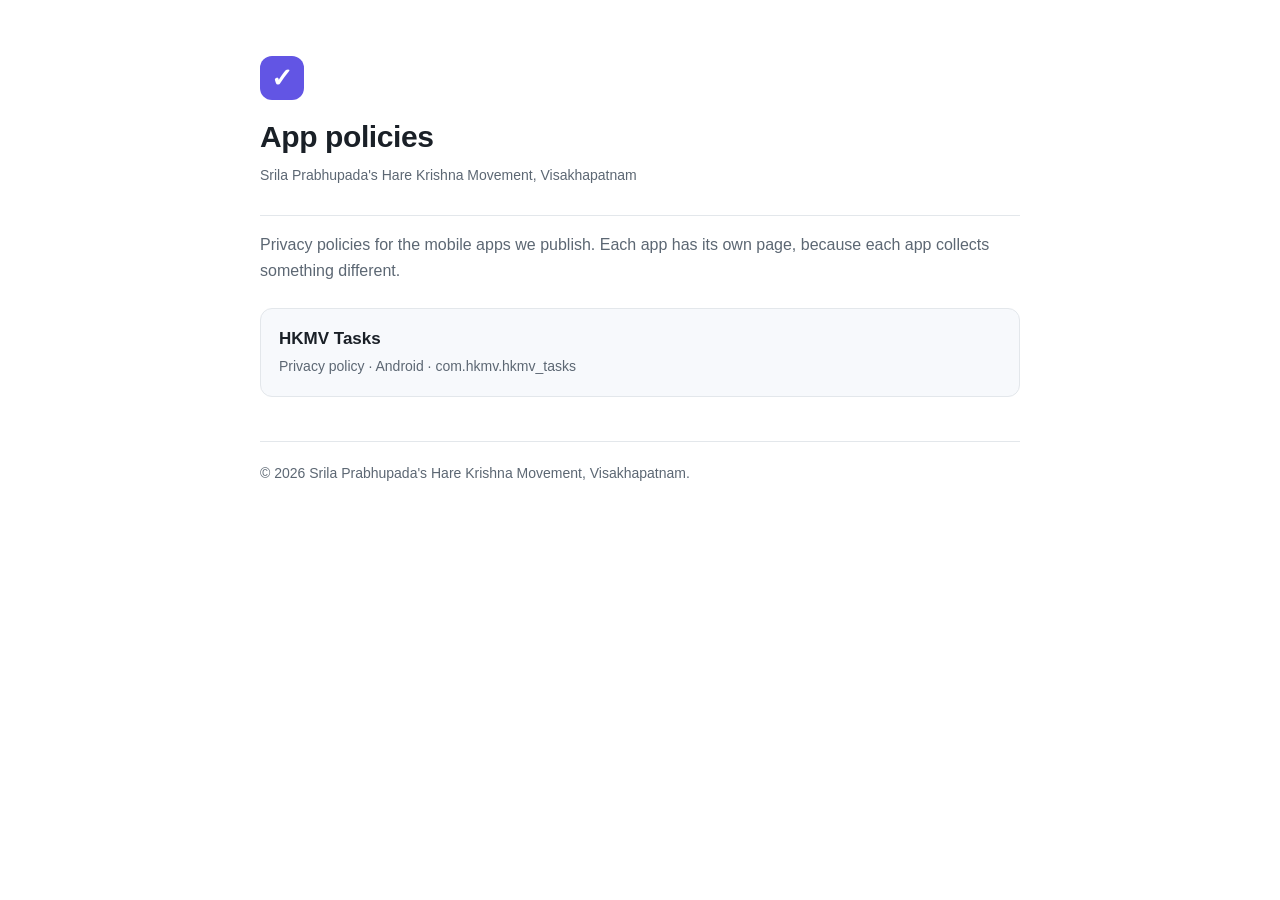
<file: index.html>
<!doctype html>
<html lang="en">
<head>
<meta charset="utf-8">
<meta name="viewport" content="width=device-width, initial-scale=1">
<title>App policies — HKM Vizag</title>
<meta name="description" content="Privacy policies for the mobile apps published by Srila Prabhupada's Hare Krishna Movement, Visakhapatnam.">
<link rel="stylesheet" href="assets/style.css">
</head>
<body>
<main>

<header>
  <div class="mark" aria-hidden="true">&check;</div>
  <h1>App policies</h1>
  <p class="updated">Srila Prabhupada's Hare Krishna Movement, Visakhapatnam</p>
</header>

<p class="lede">Privacy policies for the mobile apps we publish. Each app has
its own page, because each app collects something different.</p>

<ul class="apps">
  <li>
    <a href="app/hkmv-task/privacy-policy/">
      <strong>HKMV Tasks</strong>
      <span>Privacy policy · Android · com.hkmv.hkmv_tasks</span>
    </a>
  </li>
</ul>

<footer>
  © 2026 Srila Prabhupada's Hare Krishna Movement, Visakhapatnam.
</footer>

</main>
</body>
</html>
</file>
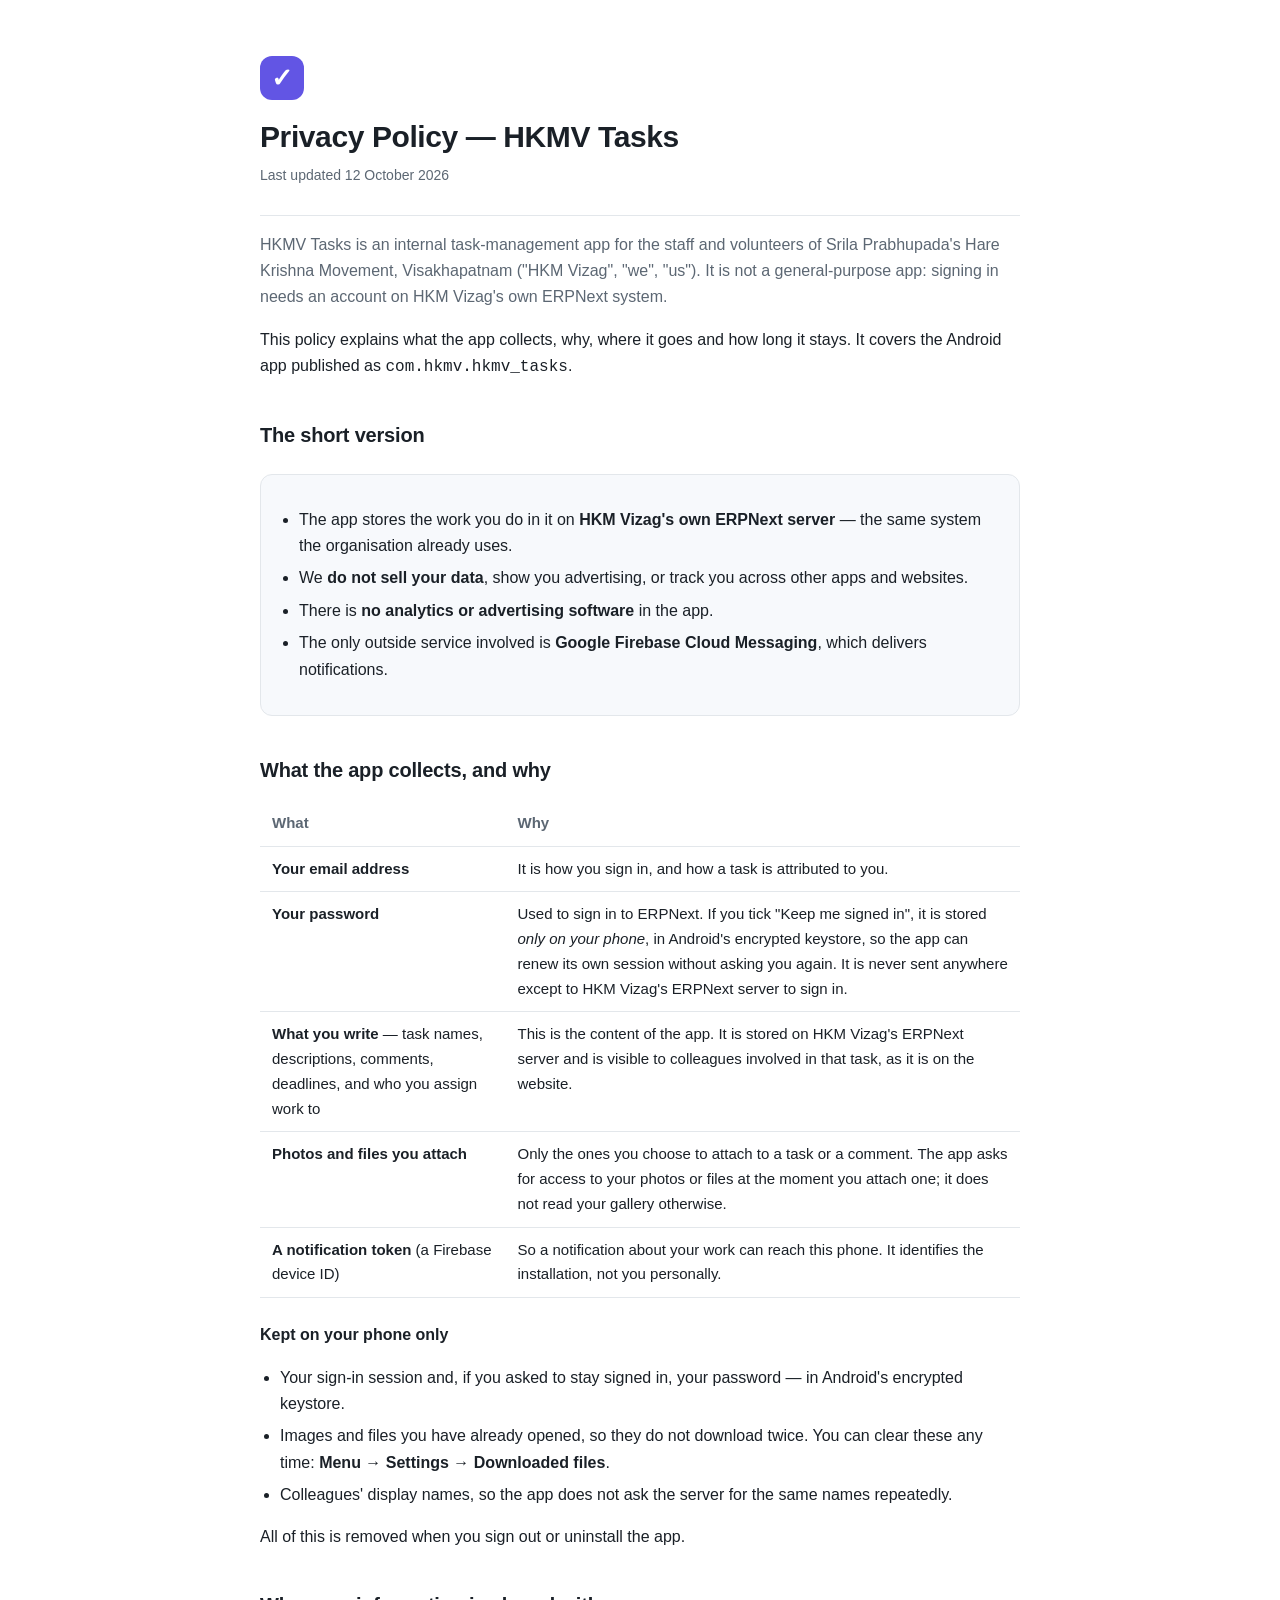
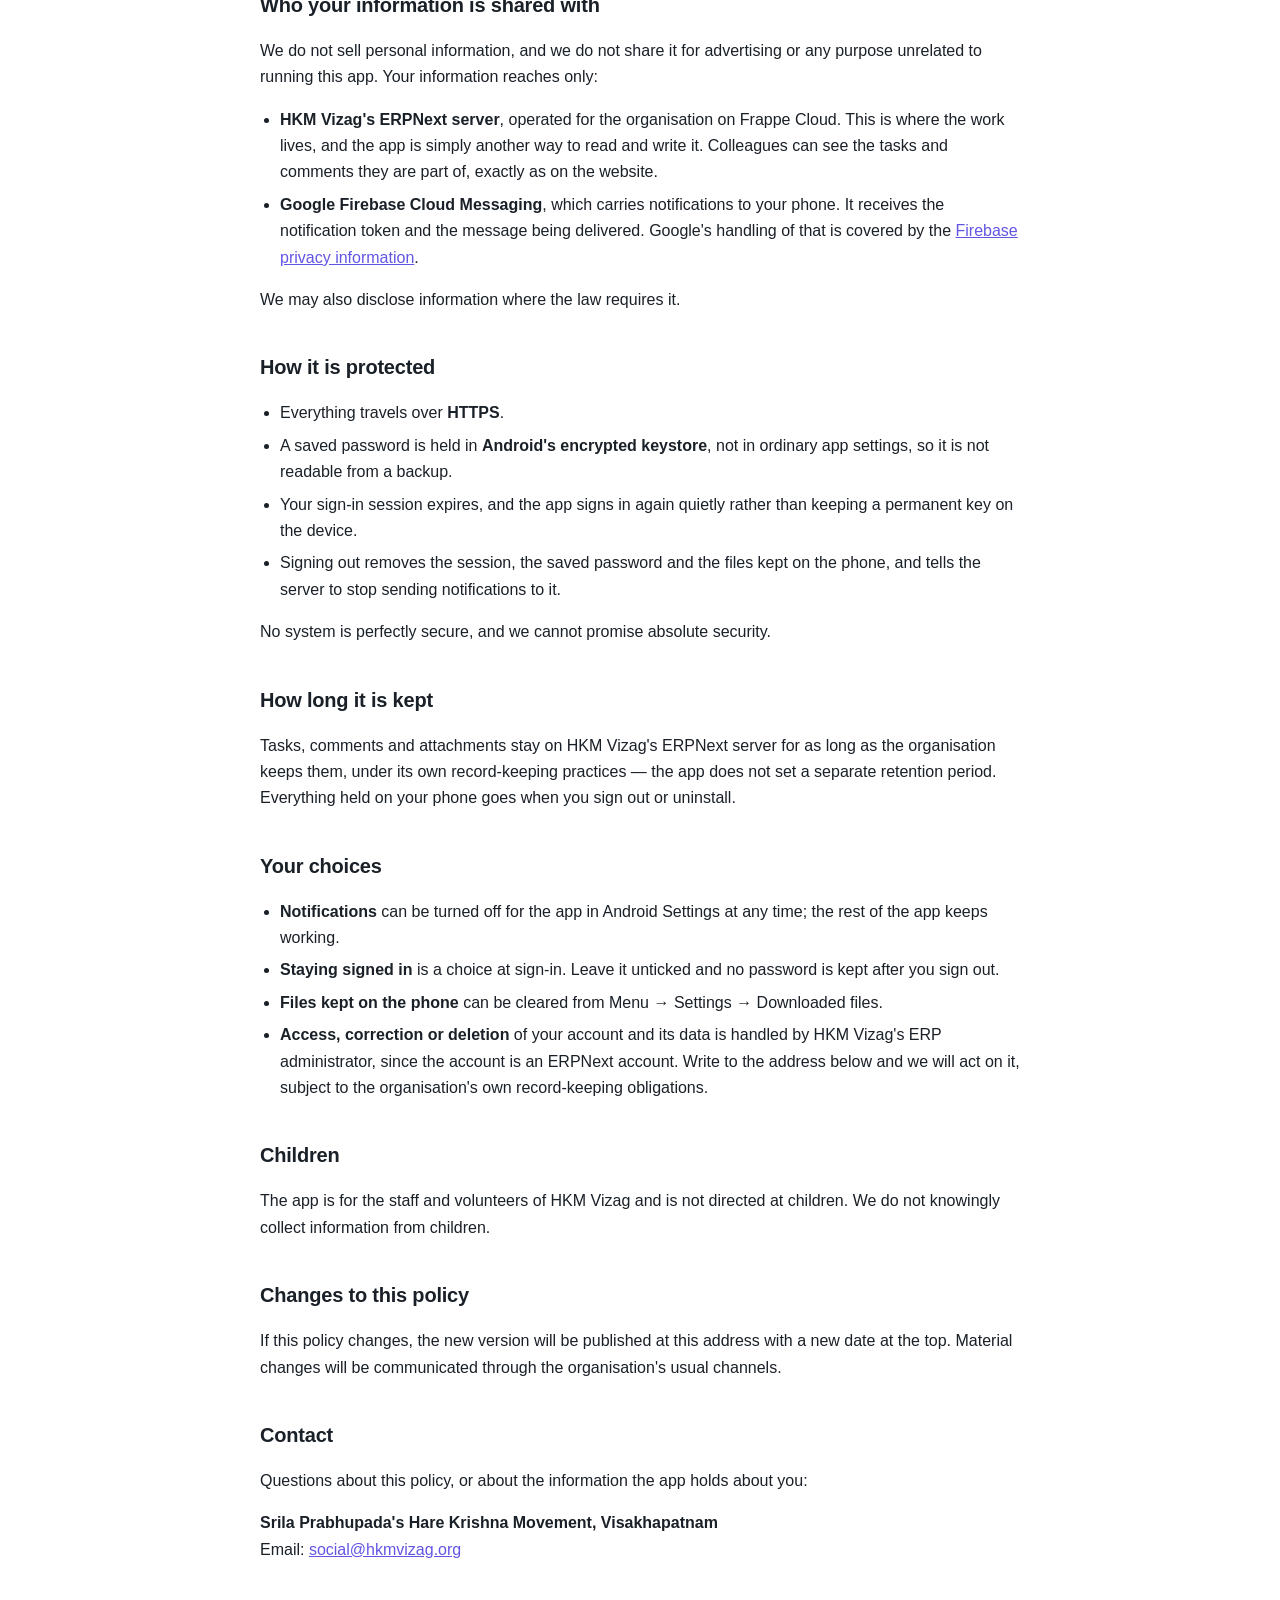
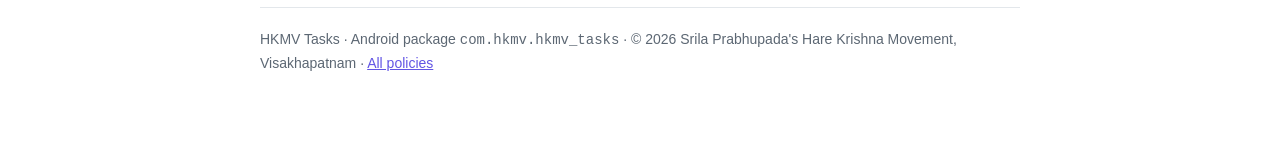
<file: app/hkmv-task/privacy-policy/index.html>
<!doctype html>
<html lang="en">
<head>
<meta charset="utf-8">
<meta name="viewport" content="width=device-width, initial-scale=1">
<title>Privacy Policy — HKMV Tasks</title>
<meta name="description" content="Privacy policy for the HKMV Tasks Android app, used by the staff and volunteers of Srila Prabhupada's Hare Krishna Movement, Visakhapatnam.">
<link rel="stylesheet" href="../../../assets/style.css">
</head>
<body>
<main>

<header>
  <div class="mark" aria-hidden="true">&check;</div>
  <h1>Privacy Policy — HKMV Tasks</h1>
  <p class="updated">Last updated 12 October 2026</p>
</header>

<p class="lede">HKMV Tasks is an internal task-management app for the staff and
volunteers of Srila Prabhupada's Hare Krishna Movement, Visakhapatnam
("HKM Vizag", "we", "us"). It is not a general-purpose app: signing in needs
an account on HKM Vizag's own ERPNext system.</p>

<p>This policy explains what the app collects, why, where it goes and how long
it stays. It covers the Android app published as
<code>com.hkmv.hkmv_tasks</code>.</p>

<h2>The short version</h2>
<div class="card">
  <ul>
    <li>The app stores the work you do in it on <strong>HKM Vizag's own ERPNext
      server</strong> — the same system the organisation already uses.</li>
    <li>We <strong>do not sell your data</strong>, show you advertising, or
      track you across other apps and websites.</li>
    <li>There is <strong>no analytics or advertising software</strong> in the
      app.</li>
    <li>The only outside service involved is <strong>Google Firebase Cloud
      Messaging</strong>, which delivers notifications.</li>
  </ul>
</div>

<h2>What the app collects, and why</h2>

<table>
  <tr><th>What</th><th>Why</th></tr>
  <tr>
    <td><strong>Your email address</strong></td>
    <td>It is how you sign in, and how a task is attributed to you.</td>
  </tr>
  <tr>
    <td><strong>Your password</strong></td>
    <td>Used to sign in to ERPNext. If you tick "Keep me signed in", it is
      stored <em>only on your phone</em>, in Android's encrypted keystore, so
      the app can renew its own session without asking you again. It is never
      sent anywhere except to HKM Vizag's ERPNext server to sign in.</td>
  </tr>
  <tr>
    <td><strong>What you write</strong> — task names, descriptions, comments,
      deadlines, and who you assign work to</td>
    <td>This is the content of the app. It is stored on HKM Vizag's ERPNext
      server and is visible to colleagues involved in that task, as it is on
      the website.</td>
  </tr>
  <tr>
    <td><strong>Photos and files you attach</strong></td>
    <td>Only the ones you choose to attach to a task or a comment. The app
      asks for access to your photos or files at the moment you attach one; it
      does not read your gallery otherwise.</td>
  </tr>
  <tr>
    <td><strong>A notification token</strong> (a Firebase device ID)</td>
    <td>So a notification about your work can reach this phone. It identifies
      the installation, not you personally.</td>
  </tr>
</table>

<h3>Kept on your phone only</h3>
<ul>
  <li>Your sign-in session and, if you asked to stay signed in, your password —
    in Android's encrypted keystore.</li>
  <li>Images and files you have already opened, so they do not download twice.
    You can clear these any time: <strong>Menu → Settings → Downloaded
    files</strong>.</li>
  <li>Colleagues' display names, so the app does not ask the server for the
    same names repeatedly.</li>
</ul>
<p>All of this is removed when you sign out or uninstall the app.</p>

<h2>Who your information is shared with</h2>
<p>We do not sell personal information, and we do not share it for advertising
or any purpose unrelated to running this app. Your information reaches only:</p>
<ul>
  <li><strong>HKM Vizag's ERPNext server</strong>, operated for the
    organisation on Frappe Cloud. This is where the work lives, and the app is
    simply another way to read and write it. Colleagues can see the tasks and
    comments they are part of, exactly as on the website.</li>
  <li><strong>Google Firebase Cloud Messaging</strong>, which carries
    notifications to your phone. It receives the notification token and the
    message being delivered. Google's handling of that is covered by the
    <a href="https://firebase.google.com/support/privacy" rel="noopener">Firebase
    privacy information</a>.</li>
</ul>
<p>We may also disclose information where the law requires it.</p>

<h2>How it is protected</h2>
<ul>
  <li>Everything travels over <strong>HTTPS</strong>.</li>
  <li>A saved password is held in <strong>Android's encrypted keystore</strong>,
    not in ordinary app settings, so it is not readable from a backup.</li>
  <li>Your sign-in session expires, and the app signs in again quietly rather
    than keeping a permanent key on the device.</li>
  <li>Signing out removes the session, the saved password and the files kept
    on the phone, and tells the server to stop sending notifications to it.</li>
</ul>
<p>No system is perfectly secure, and we cannot promise absolute security.</p>

<h2>How long it is kept</h2>
<p>Tasks, comments and attachments stay on HKM Vizag's ERPNext server for as
long as the organisation keeps them, under its own record-keeping practices —
the app does not set a separate retention period. Everything held on your phone
goes when you sign out or uninstall.</p>

<h2>Your choices</h2>
<ul>
  <li><strong>Notifications</strong> can be turned off for the app in Android
    Settings at any time; the rest of the app keeps working.</li>
  <li><strong>Staying signed in</strong> is a choice at sign-in. Leave it
    unticked and no password is kept after you sign out.</li>
  <li><strong>Files kept on the phone</strong> can be cleared from
    Menu → Settings → Downloaded files.</li>
  <li><strong>Access, correction or deletion</strong> of your account and its
    data is handled by HKM Vizag's ERP administrator, since the account is an
    ERPNext account. Write to the address below and we will act on it, subject
    to the organisation's own record-keeping obligations.</li>
</ul>

<h2>Children</h2>
<p>The app is for the staff and volunteers of HKM Vizag and is not directed at
children. We do not knowingly collect information from children.</p>

<h2>Changes to this policy</h2>
<p>If this policy changes, the new version will be published at this address
with a new date at the top. Material changes will be communicated through the
organisation's usual channels.</p>

<h2>Contact</h2>
<p>Questions about this policy, or about the information the app holds about
you:</p>
<p><strong>Srila Prabhupada's Hare Krishna Movement, Visakhapatnam</strong><br>
Email: <a href="mailto:social@hkmvizag.org">social@hkmvizag.org</a></p>

<footer>
  HKMV Tasks · Android package <code>com.hkmv.hkmv_tasks</code> ·
  © 2026 Srila Prabhupada's Hare Krishna Movement, Visakhapatnam ·
  <a href="../../../">All policies</a>
</footer>

</main>
</body>
</html>
</file>
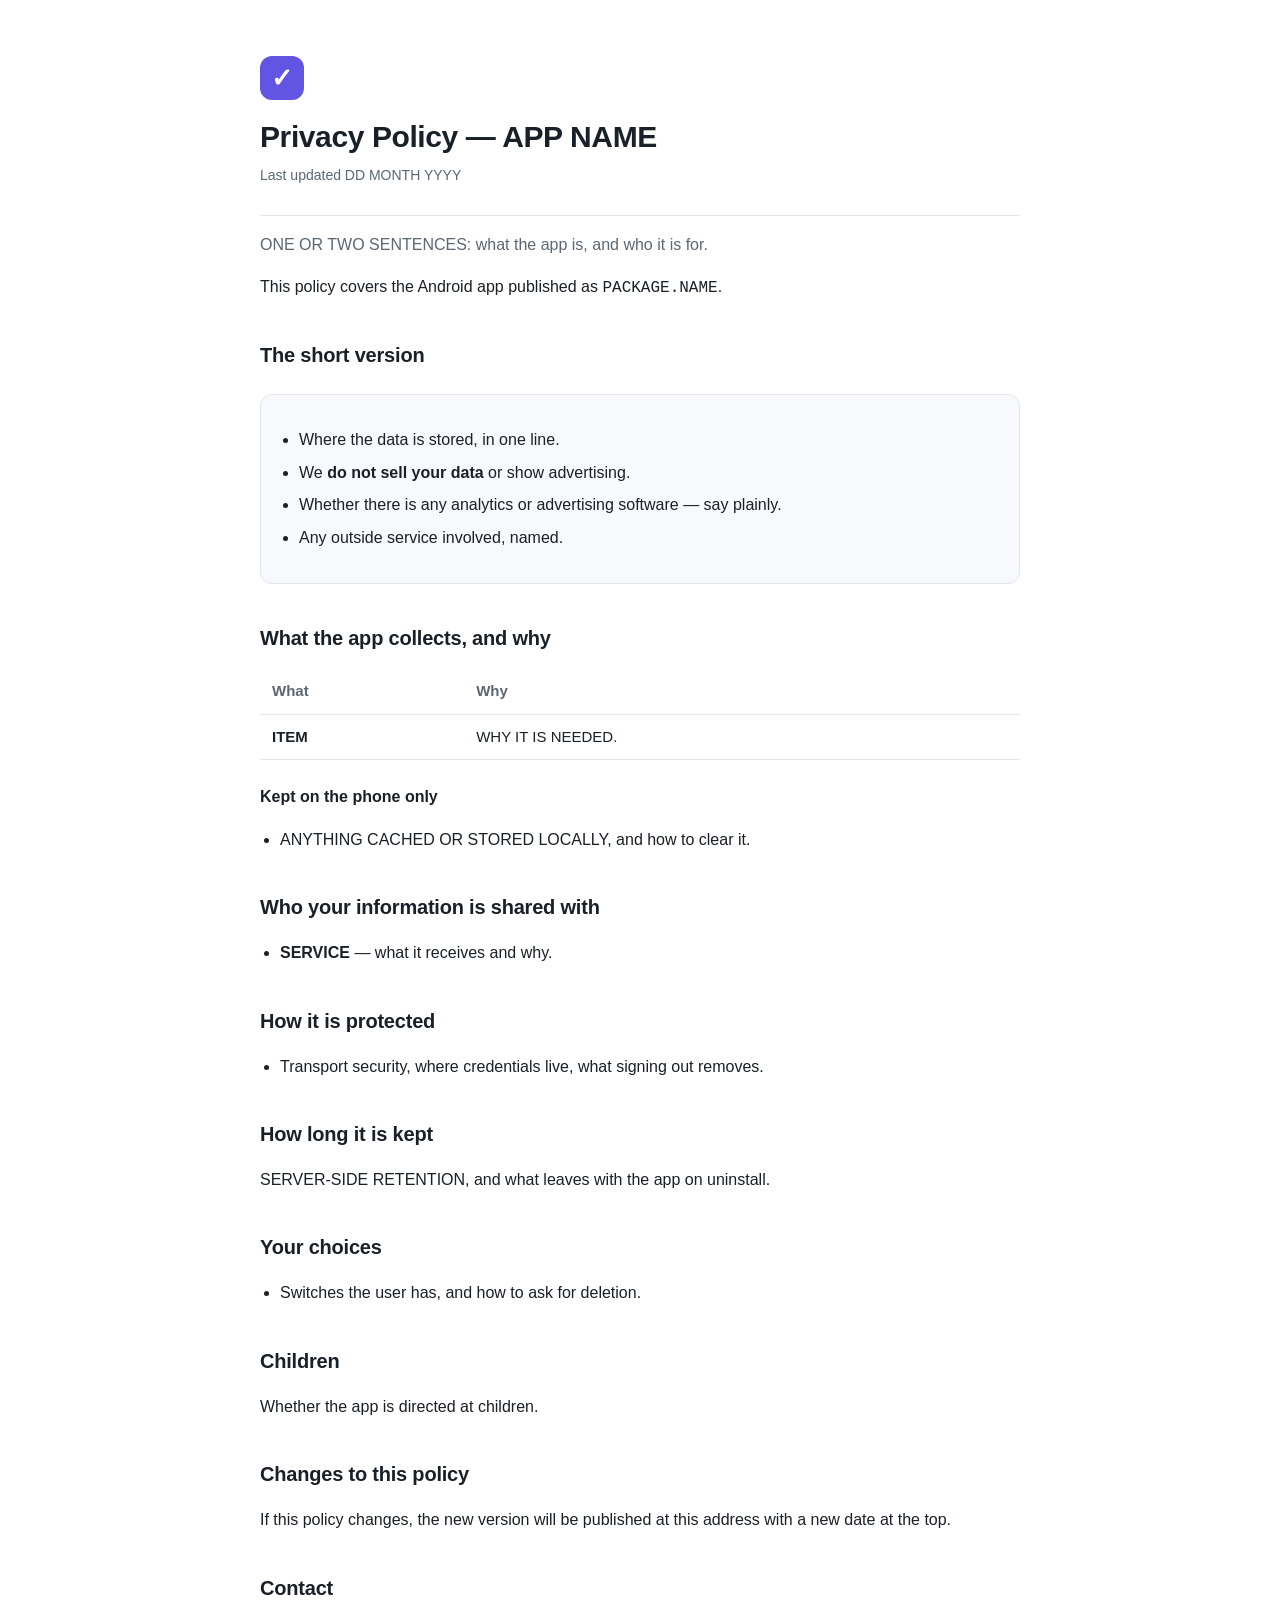
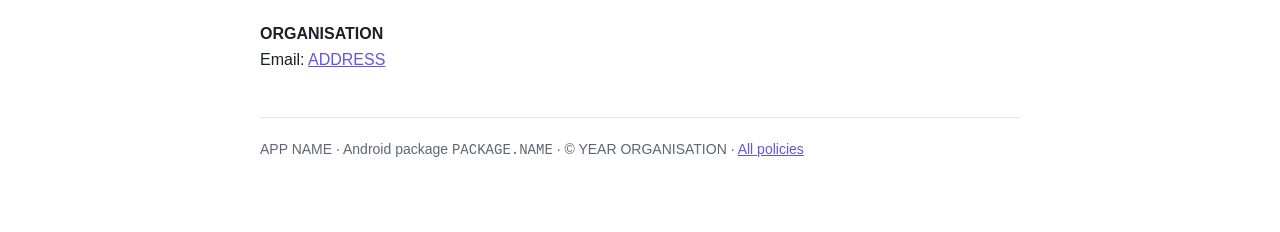
<file: templates/privacy-policy.html>
<!doctype html>
<!--
  Template for a new app's privacy policy.

  Copy this to app/<app-slug>/privacy-policy/index.html, replace everything in
  CAPITALS, delete what does not apply, and add the app to the list in
  index.html. The stylesheet path below assumes that depth — three levels up.

  Write what the app actually does. A policy that describes a template rather
  than the app is worse than none: Play checks it against the Data safety form,
  and the two disagreeing is how a release gets rejected.
-->
<html lang="en">
<head>
<meta charset="utf-8">
<meta name="viewport" content="width=device-width, initial-scale=1">
<title>Privacy Policy — APP NAME</title>
<meta name="description" content="Privacy policy for the APP NAME app.">
<link rel="stylesheet" href="../../../assets/style.css">
</head>
<body>
<main>

<header>
  <div class="mark" aria-hidden="true">&check;</div>
  <h1>Privacy Policy — APP NAME</h1>
  <p class="updated">Last updated DD MONTH YYYY</p>
</header>

<p class="lede">ONE OR TWO SENTENCES: what the app is, and who it is for.</p>

<p>This policy covers the Android app published as <code>PACKAGE.NAME</code>.</p>

<h2>The short version</h2>
<div class="card">
  <ul>
    <li>Where the data is stored, in one line.</li>
    <li>We <strong>do not sell your data</strong> or show advertising.</li>
    <li>Whether there is any analytics or advertising software — say plainly.</li>
    <li>Any outside service involved, named.</li>
  </ul>
</div>

<h2>What the app collects, and why</h2>
<table>
  <tr><th>What</th><th>Why</th></tr>
  <tr><td><strong>ITEM</strong></td><td>WHY IT IS NEEDED.</td></tr>
</table>

<h3>Kept on the phone only</h3>
<ul>
  <li>ANYTHING CACHED OR STORED LOCALLY, and how to clear it.</li>
</ul>

<h2>Who your information is shared with</h2>
<ul>
  <li><strong>SERVICE</strong> — what it receives and why.</li>
</ul>

<h2>How it is protected</h2>
<ul>
  <li>Transport security, where credentials live, what signing out removes.</li>
</ul>

<h2>How long it is kept</h2>
<p>SERVER-SIDE RETENTION, and what leaves with the app on uninstall.</p>

<h2>Your choices</h2>
<ul>
  <li>Switches the user has, and how to ask for deletion.</li>
</ul>

<h2>Children</h2>
<p>Whether the app is directed at children.</p>

<h2>Changes to this policy</h2>
<p>If this policy changes, the new version will be published at this address
with a new date at the top.</p>

<h2>Contact</h2>
<p><strong>ORGANISATION</strong><br>
Email: <a href="mailto:ADDRESS">ADDRESS</a></p>

<footer>
  APP NAME · Android package <code>PACKAGE.NAME</code> ·
  © YEAR ORGANISATION ·
  <a href="../../../">All policies</a>
</footer>

</main>
</body>
</html>
</file>
<file: assets/style.css>
/* Shared by every policy page on this site.
   One stylesheet so a new app's page is only its words. */

:root {
  --page: #ffffff;
  --ink: #1a2027;
  --muted: #5c6773;
  --rule: #e3e7eb;
  --accent: #6255e4;
  --card: #f7f9fc;
}

@media (prefers-color-scheme: dark) {
  :root {
    --page: #10171f;
    --ink: #eef2f6;
    --muted: #9aa5b1;
    --rule: #2a3540;
    --accent: #8d8dff;
    --card: #17212b;
  }
}

* { box-sizing: border-box; }

body {
  margin: 0;
  padding: 0 16px 72px;
  background: var(--page);
  color: var(--ink);
  font: 16px/1.65 -apple-system, BlinkMacSystemFont, "Segoe UI", Roboto,
        "Helvetica Neue", Arial, sans-serif;
  -webkit-text-size-adjust: 100%;
}

main { max-width: 760px; margin: 0 auto; }

header { padding: 56px 0 28px; border-bottom: 1px solid var(--rule); }

.mark {
  display: inline-block; width: 44px; height: 44px; border-radius: 12px;
  background: var(--accent); color: #fff; text-align: center;
  font-size: 26px; line-height: 44px; font-weight: 700; margin-bottom: 18px;
}

h1 { font-size: 30px; line-height: 1.25; margin: 0 0 8px; letter-spacing: -0.4px; }
h2 { font-size: 20px; margin: 38px 0 10px; letter-spacing: -0.2px; }
h3 { font-size: 16px; margin: 24px 0 6px; }

.lede, .updated { color: var(--muted); }
.updated { font-size: 14px; margin: 0; }

ul { padding-left: 20px; }
li { margin: 6px 0; }

a { color: var(--accent); }

table { border-collapse: collapse; width: 100%; margin: 14px 0; font-size: 15px; }
th, td { text-align: left; padding: 10px 12px; border-bottom: 1px solid var(--rule); vertical-align: top; }
th { color: var(--muted); font-weight: 600; }

.card {
  background: var(--card); border: 1px solid var(--rule);
  border-radius: 12px; padding: 16px 18px; margin: 22px 0;
}

/* The landing page's list of apps. */
.apps { list-style: none; padding: 0; margin: 24px 0 0; }
.apps li { margin: 0 0 12px; }
.apps a {
  display: block; padding: 16px 18px; text-decoration: none;
  background: var(--card); border: 1px solid var(--rule); border-radius: 12px;
  color: var(--ink);
}
.apps a:hover { border-color: var(--accent); }
.apps strong { display: block; font-size: 17px; }
.apps span { color: var(--muted); font-size: 14px; }

footer {
  margin-top: 44px; padding-top: 20px; border-top: 1px solid var(--rule);
  color: var(--muted); font-size: 14px;
}

@media (max-width: 560px) {
  h1 { font-size: 25px; }
  table, th, td { font-size: 14px; }
  th, td { padding: 8px 8px; }
}
</file>
